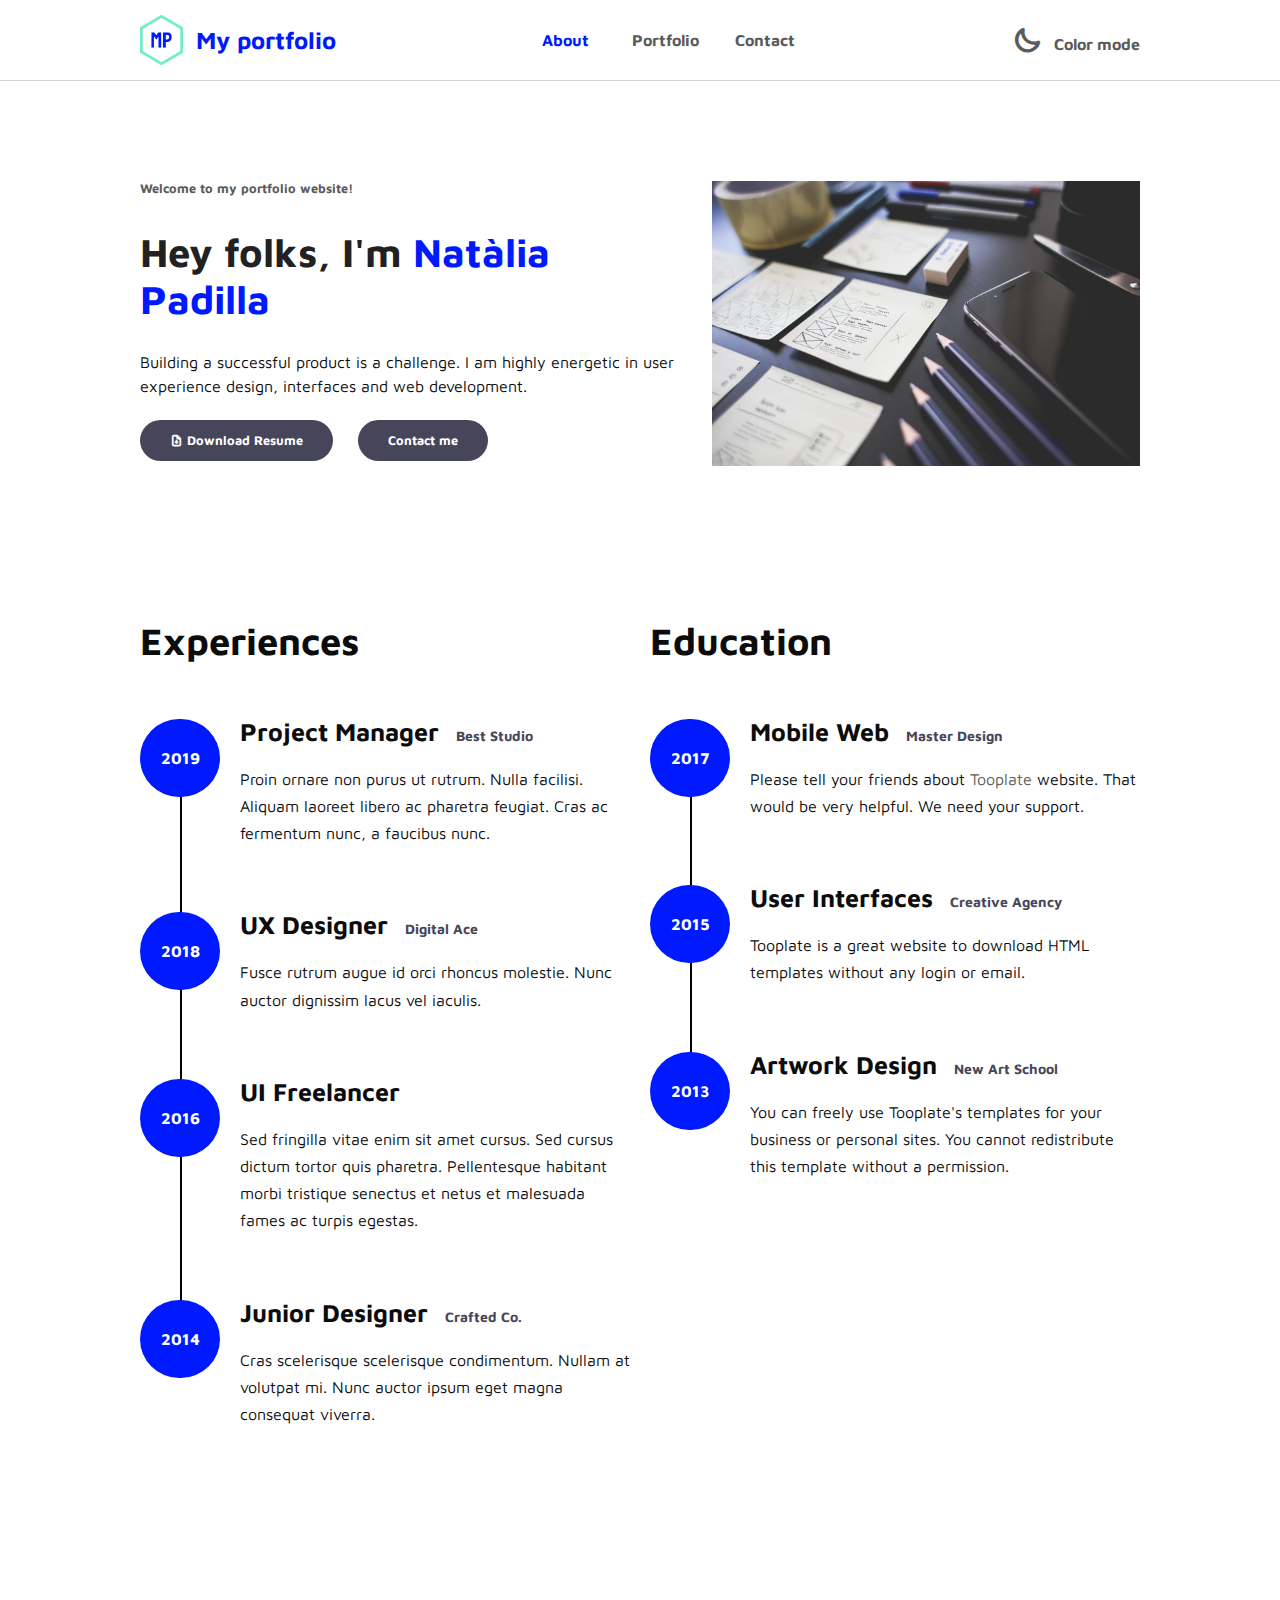
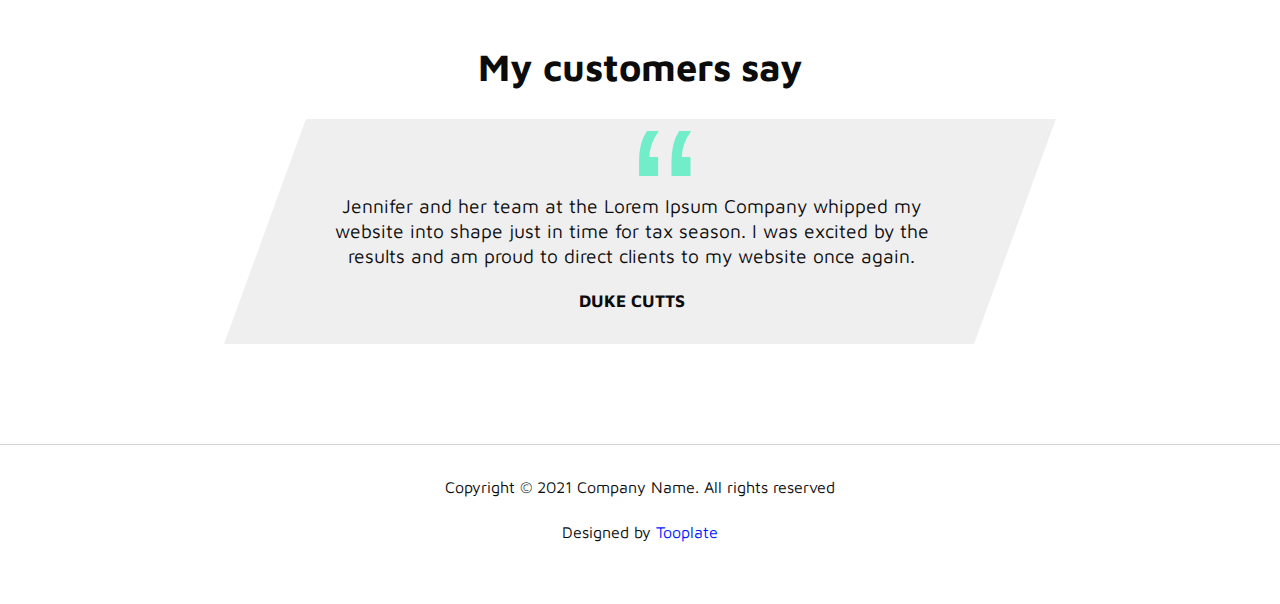
<file: index.html>
<!doctype html>
<html lang="en">

<head>
  <meta charset="utf-8">
  <title>Natàlia Padilla | My Portfolio</title>
  <meta name="viewport" content="width=device-width, initial-scale=1.0">
  <meta name="description" content="Portfolio of Natàlia Padilla, a UX designer">
  <meta name="author" content="Natàlia Padilla">
  <link rel="stylesheet" href="css/styles.css">
  <link rel="icon" type="image/x-icon" href="images/mp.png">
</head>

<body>
  <a class="skip-content" href="#main">Skip to content</a>

  <header>
    <nav class="container">
      <ul>
        <li>
          <a href="index.html" title="Home">
            <div class="brand">
              <img src="images/mp.png" alt="Logo">
              <div> My portfolio</div>
            </div>
          </a>
        </li>
        <li><a href="index.html" title="Home" class="active">About</a></li>
        <li><a href="portfolio.html" title="Portfolio">Portfolio</a></li>
        <li><a href="contact.html" title="Contact">Contact</a></li>
        <li><a href="#" title="Color mode">Color mode</a></li>
      </ul>
    </nav>
  </header>

  <main id="main">
    <div class="container">
      <section id="presentation">
        <img src="images/ux-designer.jpg" alt="Image of UX design of a product">
        <p>Welcome to my portfolio website!</p>
        <h1>Hey folks, I'm <span>Natàlia Padilla</span></h1>
        <p>Building a successful product is a challenge. I am highly energetic in user experience design, interfaces and
          web development.</p>
        <a href="files/cv.pdf" title="Resume">Download Resume</a>
        <a href="contact.html" title="Contact">Contact me</a>
      </section>

      <section id="cv">
        <div class="row">
          <div class="column50">
            <h2>Experiences</h2>
            <ul>
              <li>
                <div>2019</div>
                <div>
                  <h3>Project Manager <span>Best Studio</span></h3>
                  <p>Proin ornare non purus ut rutrum. Nulla facilisi. Aliquam laoreet libero ac pharetra feugiat. Cras
                    ac fermentum nunc, a faucibus nunc.</p>
                </div>
              </li>
              <li>
                <div>2018</div>
                <div>
                  <h3>UX Designer <span>Digital Ace</span></h3>
                  <p>Fusce rutrum augue id orci rhoncus molestie. Nunc auctor dignissim lacus vel iaculis.</p>
                </div>
              </li>
              <li>
                <div>2016</div>
                <div>
                  <h3>UI Freelancer</h3>
                  <p>Sed fringilla vitae enim sit amet cursus. Sed cursus dictum tortor quis pharetra. Pellentesque
                    habitant morbi tristique senectus et netus et malesuada fames ac turpis egestas.</p>
                </div>
              </li>
              <li>
                <div>2014</div>
                <div>
                  <h3>Junior Designer <span>Crafted Co.</span></h3>
                  <p>Cras scelerisque scelerisque condimentum. Nullam at volutpat mi. Nunc auctor ipsum eget magna
                    consequat
                    viverra.</p>
                </div>
              </li>
            </ul>
          </div>

          <div class="column50">
            <h2>Education</h2>
            <ul>
              <li>
                <div>2017</div>
                <div>
                  <h3>Mobile Web <span>Master Design</span></h3>
                  <p>Please tell your friends about <a href="https://www.facebook.com/tooplate" title="Tooplate"
                      target="_blank">Tooplate</a> website. That would be very helpful.
                    We need your support.</p>
                </div>
              </li>
              <li>
                <div>2015</div>
                <div>
                  <h3>User Interfaces <span>Creative Agency</span></h3>
                  <p>Tooplate is a great website to download HTML templates without any login or email.</p>
                </div>
              </li>
              <li>
                <div>2013</div>
                <div>
                  <h3>Artwork Design <span>New Art School</span></h3>
                  <p>You can freely use Tooplate's templates for your business or personal sites. You cannot
                    redistribute this template without a permission.</p>
                </div>
              </li>
            </ul>
          </div>
        </div>
      </section>

      <section id="customers">
        <h2>My customers say</h2>
        <div>
          <blockquote>
            Jennifer and her team at the Lorem Ipsum Company whipped my website into shape just in time for tax season.
            I was excited by the results and am proud to direct clients to my website once again.
            <cite>Duke Cutts</cite>
          </blockquote>
        </div>
      </section>
    </div>
  </main>

  <footer>
    <div class="container">
      <p>Copyright © 2021 Company Name. All rights reserved</p>
      <p>Designed by <a href="https://www.facebook.com/tooplate" title="Tooplate" target="_blank">Tooplate</a></p>
    </div>
  </footer>

  <script src="js/jquery-3.3.1.min.js"></script>
  <script src="js/custom.js"></script>

</body>

</html>
</file>
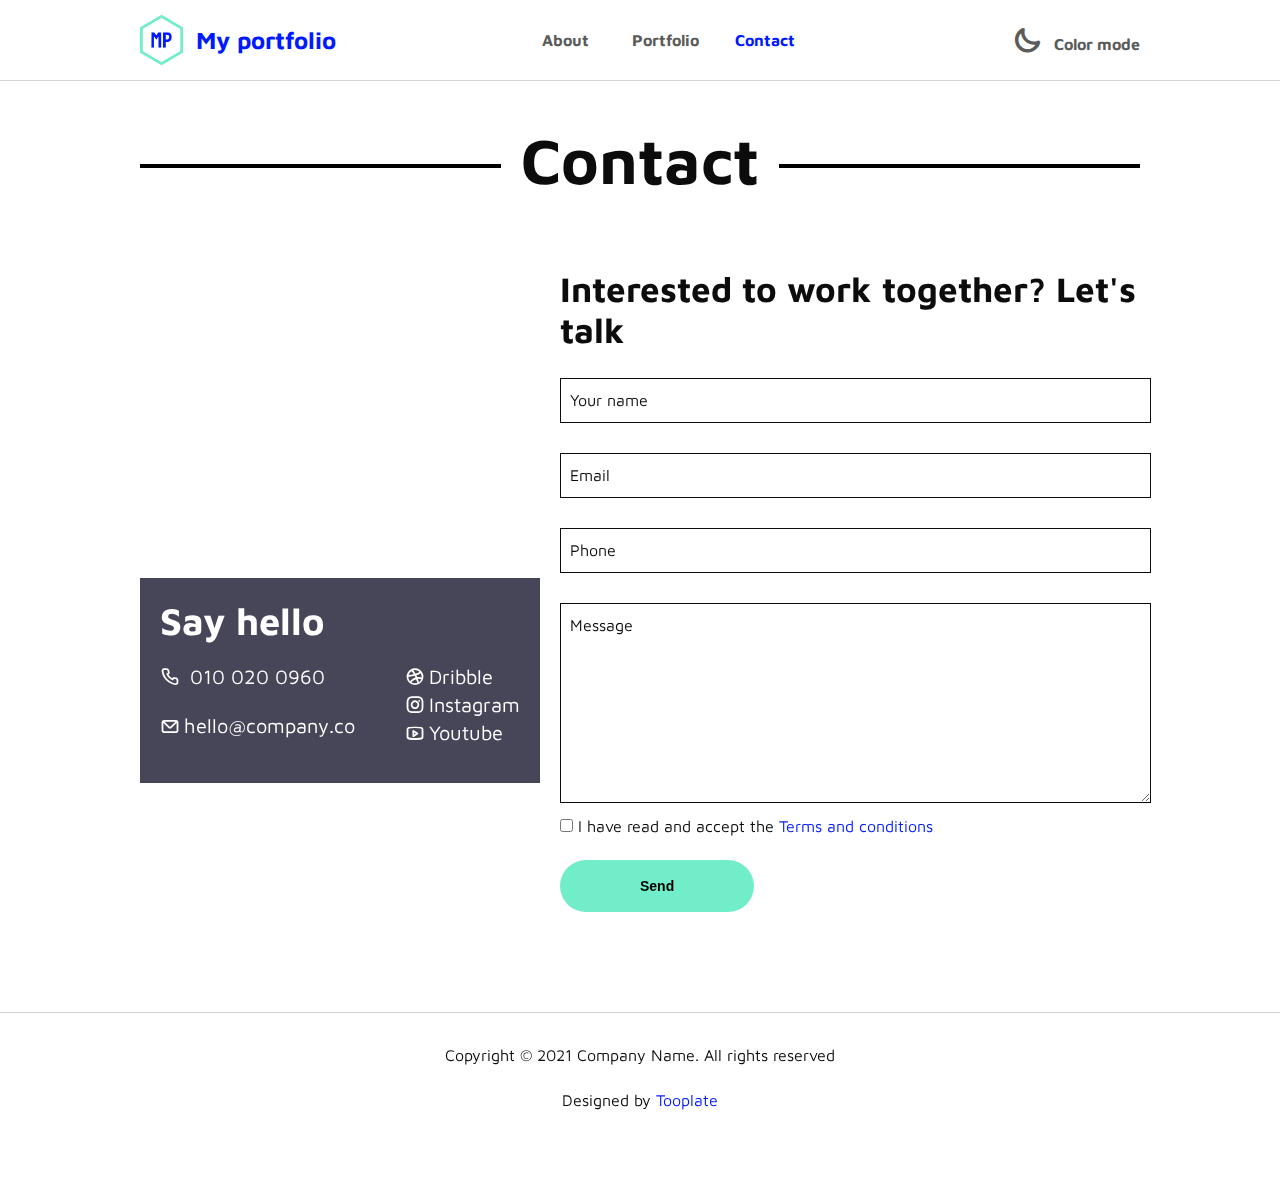
<file: contact.html>
<!doctype html>
<html lang="en">

<head>
  <meta charset="utf-8">
  <title>Natàlia Padilla | My Portfolio</title>
  <meta name="viewport" content="width=device-width, initial-scale=1.0">
  <meta name="description" content="Portfolio of Natàlia Padilla, a UX designer">
  <meta name="author" content="Natàlia Padilla">
  <link rel="stylesheet" href="css/styles.css">
  <link rel="icon" type="image/x-icon" href="images/mp.png">
</head>

<body>
  <a class="skip-content" href="#contact">Skip to content</a>

  <header>
    <nav class="container">
      <ul>
        <li>
          <a href="index.html" title="Home">
            <div class="brand"><img src="images/mp.png" alt="Logo">
              <div> My portfolio</div>
            </div>
          </a>
        </li>
        <li><a href="index.html" title="Home">About</a></li>
        <li><a href="portfolio.html" title="Portfolio">Portfolio</a></li>
        <li><a href="contact.html" title="Contact" class="active">Contact</a></li>
        <li><a href="#" title="Color mode">Color mode</a></li>
      </ul>
    </nav>
  </header>

  <main id="contact">
    <div class="container">
      <section>
        <h1><span>Contact</span></h1>
        <div class="row">
          <div class="column40" id="contact-data">
            <div>
              <iframe id="inlineFrameExample" title="Inline Frame Example" height="310"
                src="https://www.google.com/maps/embed?pb=!1m18!1m12!1m3!1d12088.558402180099!2d-73.99373482142036!3d40.75895421922642!2m3!1f0!2f0!3f0!3m2!1i1024!2i768!4f13.1!3m3!1m2!1s0x89c25855b8fb3083%3A0xa0f9aef176042a5c!2sTheater+District%2C+New+York%2C+NY%2C+USA!5e0!3m2!1sen!2smm!4v1549875377188">
              </iframe>
            </div>
            <div>
              <h3>Say hello</h3>
              <div class="row">
                <div class="column60">
                  <p><a href="tel:0100200960" title="phone">010 020 0960</a></p>
                  <p><a href="mailto:hello@company.co" title="email">hello@company.co</a></p>
                </div>
                <div class="column40">
                  <p><a href="https://dribbble.com/" title="Dribble" target="_blank">Dribble</a></p>
                  <p><a href="https://www.instagram.com/" title="Instagram" target="_blank">Instagram</a></p>
                  <p><a href="https://www.youtube.com/" title="Youtube" target="_blank">Youtube</a></p>
                </div>
              </div>
            </div>
          </div>
          <div class="column60" id="contact-form">
            <h2>Interested to work together? Let's talk</h2>
            <form action="/" method="post">
              <div>
                <label for="name">Your name</label>
                <input class="form-control" type="text" name="name" id="name" required>
              </div>
              <div>
                <label for="email">Email</label>
                <input class="form-control" type="email" name="email" id="email" required>
              </div>
              <div>
                <label for="phone">Phone</label>
                <input class="form-control" type="tel" name="phone" id="phone" pattern="[0-9]{9}" required>
              </div>
              <div>
                <label for="message">Message</label>
                <textarea class="form-control" id="message" name="message" rows="10" required></textarea>
              </div>
              <div>
                <span role="checkbox" aria-checked="false" tabindex="0" aria-labelledby="terms-label"></span>
                <input type="checkbox" id="terms" name="terms" value="accept" required>
                <label for="terms" id="terms-label">I have read and accept the <a href="#"
                    title="Terms and conditions">Terms and
                    conditions</a></label><br>
              </div>
              <button type="submit">Send</button>
            </form>
          </div>
        </div>
      </section>
    </div>
  </main>
  <footer>
    <div class="container">
      <p>Copyright © 2021 Company Name. All rights reserved</p>
      <p>Designed by <a href="https://www.facebook.com/tooplate" title="Tooplate" target="_blank">Tooplate</a></p>
    </div>
  </footer>
  <script src="js/jquery-3.3.1.min.js"></script>
  <script src="js/custom.js"></script>
</body>

</html>
</file>
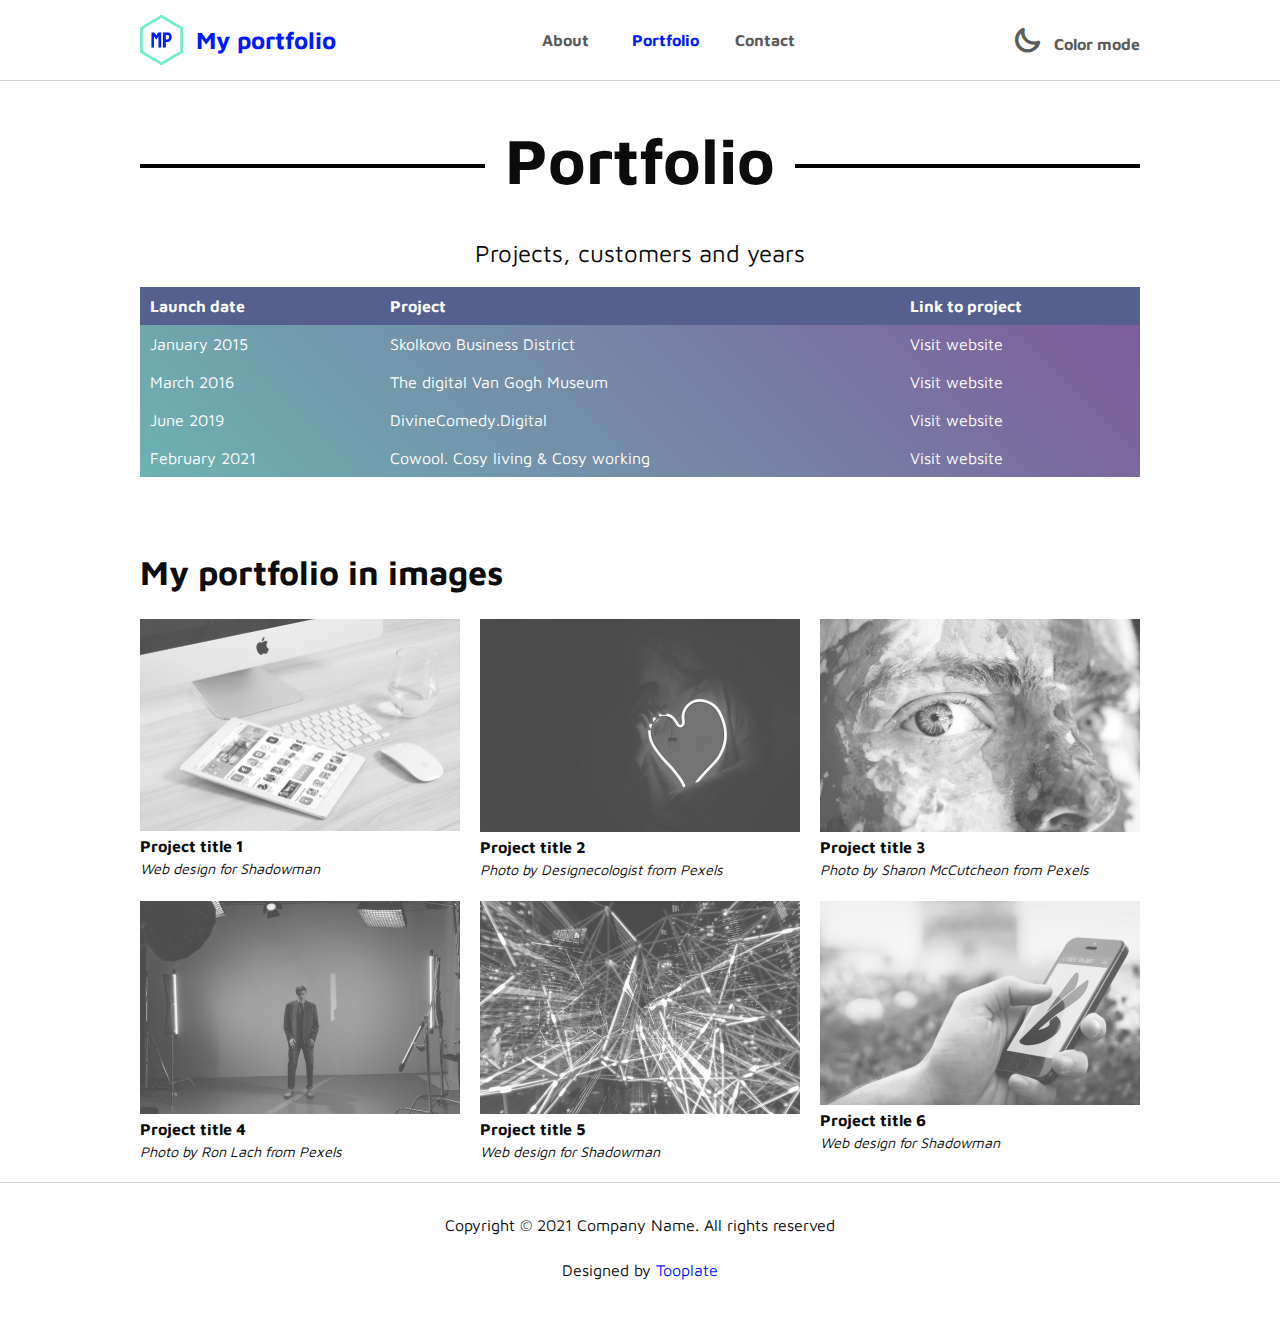
<file: portfolio.html>
<!doctype html>
<html lang="en">

<head>
  <meta charset="utf-8">
  <title>Natàlia Padilla | My Portfolio</title>
  <meta name="viewport" content="width=device-width, initial-scale=1.0">
  <meta name="description" content="Portfolio of Natàlia Padilla, a UX designer">
  <meta name="author" content="Natàlia Padilla">
  <link rel="stylesheet" href="css/styles.css">
  <link rel="icon" type="image/x-icon" href="images/mp.png">
</head>

<body>
  <a class="skip-content" href="#portfolio">Skip to content</a>

  <header>
    <nav class="container">
      <ul>
        <li>
          <a href="index.html" title="Home">
            <div class="brand"><img src="images/mp.png" alt="Logo">
              <div> My portfolio</div>
            </div>
          </a>
        </li>
        <li><a href="index.html" title="Home">About</a></li>
        <li><a href="portfolio.html" title="Portfolio" class="active">Portfolio</a></li>
        <li><a href="contact.html" title="Contact">Contact</a></li>
        <li><a href="#" title="Color mode">Color mode</a></li>
      </ul>
    </nav>
  </header>
  <main id="portfolio">
    <div class="container">
      <section>
        <h1><span>Portfolio</span></h1>
        <table>
          <caption>Projects, customers and years</caption>
          <thead>
            <tr>
              <th scope="col">Launch date</th>
              <th scope="col">Project</th>
              <th scope="col">Link to project</th>
            </tr>
          </thead>
          <tbody>
            <tr>
              <td>January 2015</td>
              <td>Skolkovo Business District</td>
              <td><a href="https://skolkovoforbusiness.ru/en/features/#home" title="Skolkovo Business District">Visit
                  website</a></td>
            </tr>
            <tr>
              <td>March 2016</td>
              <td>The digital Van Gogh Museum</td>
              <td><a href="https://www.vangoghmuseum.nl/en/visit/enjoy-the-museum-from-home"
                  title="The digital Van Gogh Museum">Visit website</a></td>
            </tr>
            <tr>
              <td>June 2019</td>
              <td>DivineComedy.Digital</td>
              <td><a href="https://divinecomedy.digital/#/" title="DivineComedy.Digital">Visit website</a></td>
            </tr>
            <tr>
              <td>February 2021</td>
              <td>Cowool. Cosy living & Cosy working</td>
              <td><a href="https://cowool.brig.ht/" title="Cowool. Cosy living & Cosy working">Visit website</a></td>
            </tr>
          </tbody>
        </table>
      </section>
      <section>
        <h2>My portfolio in images</h2>
        <div class="row">
          <div class="column1">
            <figure><a href="#"><img src="images/portfolio1.jpg" alt="Photo of an iMac and iPad"></a></figure>
            <p>Project title 1</p>
            <p>Web design for Shadowman</p>
          </div>
          <div class="column1">
            <figure><a href="#"><img src="images/portfolio2.jpg" alt="Photo of a heart of light"></a></figure>
            <p>Project title 2</p>
            <p>Photo by Designecologist from Pexels</p>
          </div>
          <div class="column1">
            <figure><a href="#"><img src="images/portfolio3.jpg" alt="Photo of a face painted"></a></figure>
            <p>Project title 3</p>
            <p>Photo by Sharon McCutcheon from Pexels</p>
          </div>
        </div>
        <div class="row">
          <div class="column1">
            <figure><a href="#"><img src="images/portfolio4.jpg" alt="Photo of a photo shootting"></a></figure>
            <p>Project title 4</p>
            <p>Photo by Ron Lach from Pexels</p>
          </div>
          <div class="column1">
            <figure><a href="#"><img src="images/portfolio5.jpg" alt="Photo of pipes and buildings"></a></figure>
            <p>Project title 5</p>
            <p>Web design for Shadowman</p>
          </div>
          <div class="column1">
            <figure><a href="#"><img src="images/portfolio6.jpg" alt="Photo of a person holding a phone"></a></figure>
            <p>Project title 6</p>
            <p>Web design for Shadowman</p>
          </div>
        </div>
      </section>
    </div>
  </main>
  <footer>
    <div class="container">
      <p>Copyright © 2021 Company Name. All rights reserved</p>
      <p>Designed by <a href="https://www.facebook.com/tooplate" title="Tooplate" target="_blank">Tooplate</a></p>
    </div>
  </footer>
  <script src="js/jquery-3.3.1.min.js"></script>
  <script src="js/custom.js"></script>
</body>

</html>
</file>
<file: css/styles.css>
@import url('https://fonts.googleapis.com/css2?family=Maven+Pro:wght@400;600&display=swap');

@font-face {
  font-family: 'unicons';
  src: url('../font/unicons.eot?42479262');
  src: url('../font/unicons.eot?42479262#iefix') format('embedded-opentype'),
  url('../font/unicons.woff2?42479262') format('woff2'),
  url('../font/unicons.woff?42479262') format('woff'),
  url('../font/unicons.ttf?42479262') format('truetype'),
  url('../font/unicons.svg?42479262#unicons') format('svg');
  font-weight: normal;
  font-style: normal;
}


* {
  margin: 0;
  padding: 0;
  margin-block-start: 0;
  margin-block-end: 0;
  border: 0;
}

body {
  padding: 0;
  font-family: 'Maven Pro', 'Arial', sans-serif;
  color: #0c0c0d;
  font-size: 16px;
  font-weight: 400;
  width: 100%;
  height: 100%;
}

h1, h2, h3 {
  margin-top: 0.8em;
  margin-bottom: 0.8em;
}

header {
  position: fixed;
  height: 50px;
  width: 100%;
  background-color: white;
  border-bottom: 1px solid lightgrey;
  padding-top: 15px;
  padding-bottom: 15px;
  z-index: 2;
}


nav ul {
  display: flex;
  align-items: center;
}

nav li {
  list-style-type: none;
  display: block;
  color: #5b5b5b;
  font-weight: bold;
  width: 100px;
  text-align: center;
}

nav li:first-child {
  margin-right: auto;
  text-align: left;
  width: 200px;
}

nav li:last-child {
  margin-left: auto;
  text-align: right;
  width: 150px;
}

nav li:last-child:before {
  font-family: 'unicons';
  content: '\ea9f';
  font-size: 1.8em;
  padding-right: 0.4em;
}

main {
  padding-top: 81px;
}

footer {
  text-align: center;
  border-top: 1px solid lightgrey;
  padding-top: 20px;
  padding-bottom: 50px;
  line-height: 2.8em;
}

footer a {
  color: #0019ff;
}

footer a:hover, footer a:focus {
  text-decoration: underline;
}

a {
  text-decoration: none;
  color: #5b5b5b;
}

a:hover, a:focus {
  color: #0019ff;
}

iframe {
  width: 100%
}

.container {
  max-width: 1000px;
  margin: 0 auto;
  padding-left: 50px;
  padding-right: 50px;
}

.active {
  color: #0019ff;
}

.brand {
  display: flex;
  align-items: flex-start;
  color: #0019ff;
}

.brand img {
  height: 50px;
  padding-right: 0.8em;
}

.brand div {
  align-self: center;
  font-size: 1.5em;
}

.row {
  display: flex;
  column-gap: 20px;
  padding-bottom: 20px;
}

.column50 {
  flex: 50%;
}

.column40 {
  flex: 40%;
}

.column60 {
  flex: 60%;
}

.column1 {
  flex: 1;
}

.is-focused > label {
  font-size: 10px;
  top: 18px !important;
}

.is-focused > input, .is-focused > textarea {
  border: 2px solid #0019ff !important;
}

.skip-content {
  position: absolute;
  transform: translateY(-100px);
  left: 45%;
}

.skip-content:focus {
  transform: translateY(100px);
}

#presentation {
  padding-top: 100px;
  padding-bottom: 140px;
}

#presentation h1 {
  color: #212121;
  font-size: 40px;
  font-weight: bold;
  margin-bottom: 0.7em;
}

#presentation h1 span {
  color: #0019ff;
}

#presentation p:first-of-type {
  font-size: 0.8em;
  font-weight: bold;
  color: #5b5b5b;
}

#presentation p:nth-of-type(2) {
  line-height: 1.5em;
  margin-bottom: 2em;
}

#presentation a {
  background-color: #474559;
  padding: 13px 30px;
  border-radius: 30px;
  color: white;
  font-size: 0.8em;
  font-weight: bold;
  margin-right: 20px;
}

#presentation a:first-of-type:before {
  font-family: "unicons";
  content: "\e9b8";
  padding-right: 0.3em;
}

#presentation a:hover {
  background-color: #0019ff;
}

#presentation img {
  height: 285px;
  float: right;
  padding-left: 30px;
}

#cv h2, #customers h2 {
  font-size: 38px;
}

#cv h3 {
  font-size: 25px;
}

#cv h3 span {
  font-size: 14px;
  color: #474559;
  padding-left: 10px;
}

#cv ul {
  list-style-type: none;
  padding-top: 25px;
}

#cv li {
  position: relative;
  padding-bottom: 65px;
}

#cv li:before {
  background-color: black;
  width: 2px;
  content: '';
  position: absolute;
  top: 0;
  bottom: 0;
  left: 40px;
  z-index: -1;
}

#cv li:last-child:before {
  height: 5px;
}

#cv li div:first-of-type {
  padding: 30px 20px;
  border-radius: 40px;
  width: 40px;
  background-color: #0019ff;
  color: white;
  font-weight: bold;
  text-align: center;
  top: 92px;
}

#cv li div:nth-of-type(2) {
  margin-top: -100px;
  padding-left: 100px;
}

#cv li div:nth-of-type(2) p {
  line-height: 1.7em;
}

#customers {
  text-align: center;
  padding: 100px 0;
  width: 750px;
  margin: 0 auto;
}

#customers div {
  background-color: #efefef;
  transform: skew(-20deg);
  padding: 75px 50px 30px 50px;
}

#customers blockquote {
  transform: skew(20deg);
  line-height: 1.3em;
  font-size: 1.2em;
}

#customers blockquote::before {
  content: open-quote;
  color: #72edca;
  font-size: 200px;
  position: absolute;
  left: 50%;
  top: -5%;
  font-family: sans-serif;
}

#customers cite {
  display: block;
  text-transform: uppercase;
  font-style: normal;
  font-size: 0.9em;
  font-weight: bold;
  padding-top: 20px;
}

#portfolio h1, #contact h1 {
  width: 100%;
  text-align: center;
  font-size: 64px;
  border-bottom: 4px solid black;
  line-height: 0.1em;
  padding-top: 25px;
}

#portfolio h1 span, #contact h1 span {
  background-color: white;
  padding: 0 20px;
}

#portfolio caption {
  padding: 20px 0;
  font-size: 1.5em;
  color: #0c0c0d;
}

#portfolio table {
  width: 100%;
  table-layout: fixed;
  border-collapse: collapse;
  color: white;
  background: linear-gradient(45deg, #6DB2B1, #7E599C);
  margin-bottom: 75px;
}

#portfolio tr:hover {
  background-color: rgba(256, 256, 256, 0.3);
}

#portfolio td a {
  color: white;
}

#portfolio td a:hover, #portfolio td a:focus {
  text-decoration: underline;
}

#portfolio thead {
  background-color: #55608f;
  text-align: left;
}

#portfolio th, #portfolio td {
  padding: 10px 10px;
}

#portfolio th:nth-of-type(2), #portfolio td:nth-of-type(2) {
  width: 50%;
}

#portfolio h2 {
  font-size: 34px;
}

#portfolio figure {
  overflow: hidden;
}

#portfolio figure:hover {
  border: 3px solid #72edca;
}

#portfolio img {
  max-width: 100%;
  filter: grayscale(1);
  opacity: 70%;
  transition-duration: 1000ms;
}

#portfolio img:hover, #portfolio img:focus {
  filter: grayscale(0);
  opacity: 100%;
  transform: scale(1.2);
}

#portfolio img:hover {
  transition-duration: 1000ms;
}

#portfolio p {
  line-height: 1.5em;
}

#portfolio p:first-of-type {
  font-weight: bold;
}

#portfolio p:nth-of-type(2) {
  font-style: italic;
  font-size: 0.9em;
}

#contact h1 {
  margin-bottom: 100px;
}

#contact-data > div:first-of-type {
  line-height: 0;
}

#contact-data > div:nth-of-type(2) {
  background-color: #474558;
  color: white;
  padding: 20px 20px 0 20px;
}

#contact-data a {
  color: white;
}

#contact-data a:hover {
  color: #72edca;
}

#contact-data h3 {
  font-size: 38px;
  margin-top: 0;
  margin-bottom: 0.6em;
}

#contact-data p {
  font-size: 20px;
}

#contact-data .column60 p {
  padding-bottom: 26px;
}

#contact-data .column40 p {
  padding-bottom: 5px;
  padding-left: 30px;
}

#contact-data .column60 p:first-of-type:before {
  font-family: 'unicons';
  content: '\eaca';
  padding-right: 0.5em;
}

#contact-data .column60 p:last-of-type:before {
  font-family: 'unicons';
  content: '\e992';
  padding-right: 0.2em;
}

#contact-data .column40 p:first-of-type:before {
  font-family: 'unicons';
  content: '\e96e';
  padding-right: 0.2em;
}

#contact-data .column40 p:nth-of-type(2):before {
  font-family: 'unicons';
  content: '\ea3a';
  padding-right: 0.2em;
}

#contact-data .column40 p:last-of-type:before {
  font-family: 'unicons';
  content: '\ebe8';
  padding-right: 0.2em;
}

#contact-form h2 {
  font-size: 35px;
  margin-top: 0;
  margin-bottom: 0.3em;
}

#contact-form input:not(#terms) {
  display: block;
  border: 1px solid #0c0c0d;
  margin-bottom: 12px;
  width: 100%;
  height: 33px;
  padding-left: 9px;
  font-size: 16px;
  padding-top: 10px;
}

#contact-form textarea {
  border: 1px solid #0c0c0d;
  width: 100%;
  margin-bottom: 11px;
  padding-left: 9px;
  padding-top: 18px;
  font-size: 16px;
}

#contact-form label:not(#terms-label) {
  position: relative;
  top: 31px;
  left: 10px;
}

#contact-form a {
  color: #0019ff;
}

#contact-form button {
  background-color: #72edca;
  padding: 18px 80px;
  border-radius: 40px;
  font-weight: bold;
  font-size: 14px;
  margin-top: 25px;
  margin-bottom: 80px;
}

#contact-form button:hover {
  background-color: #0019ff;
}
</file>
